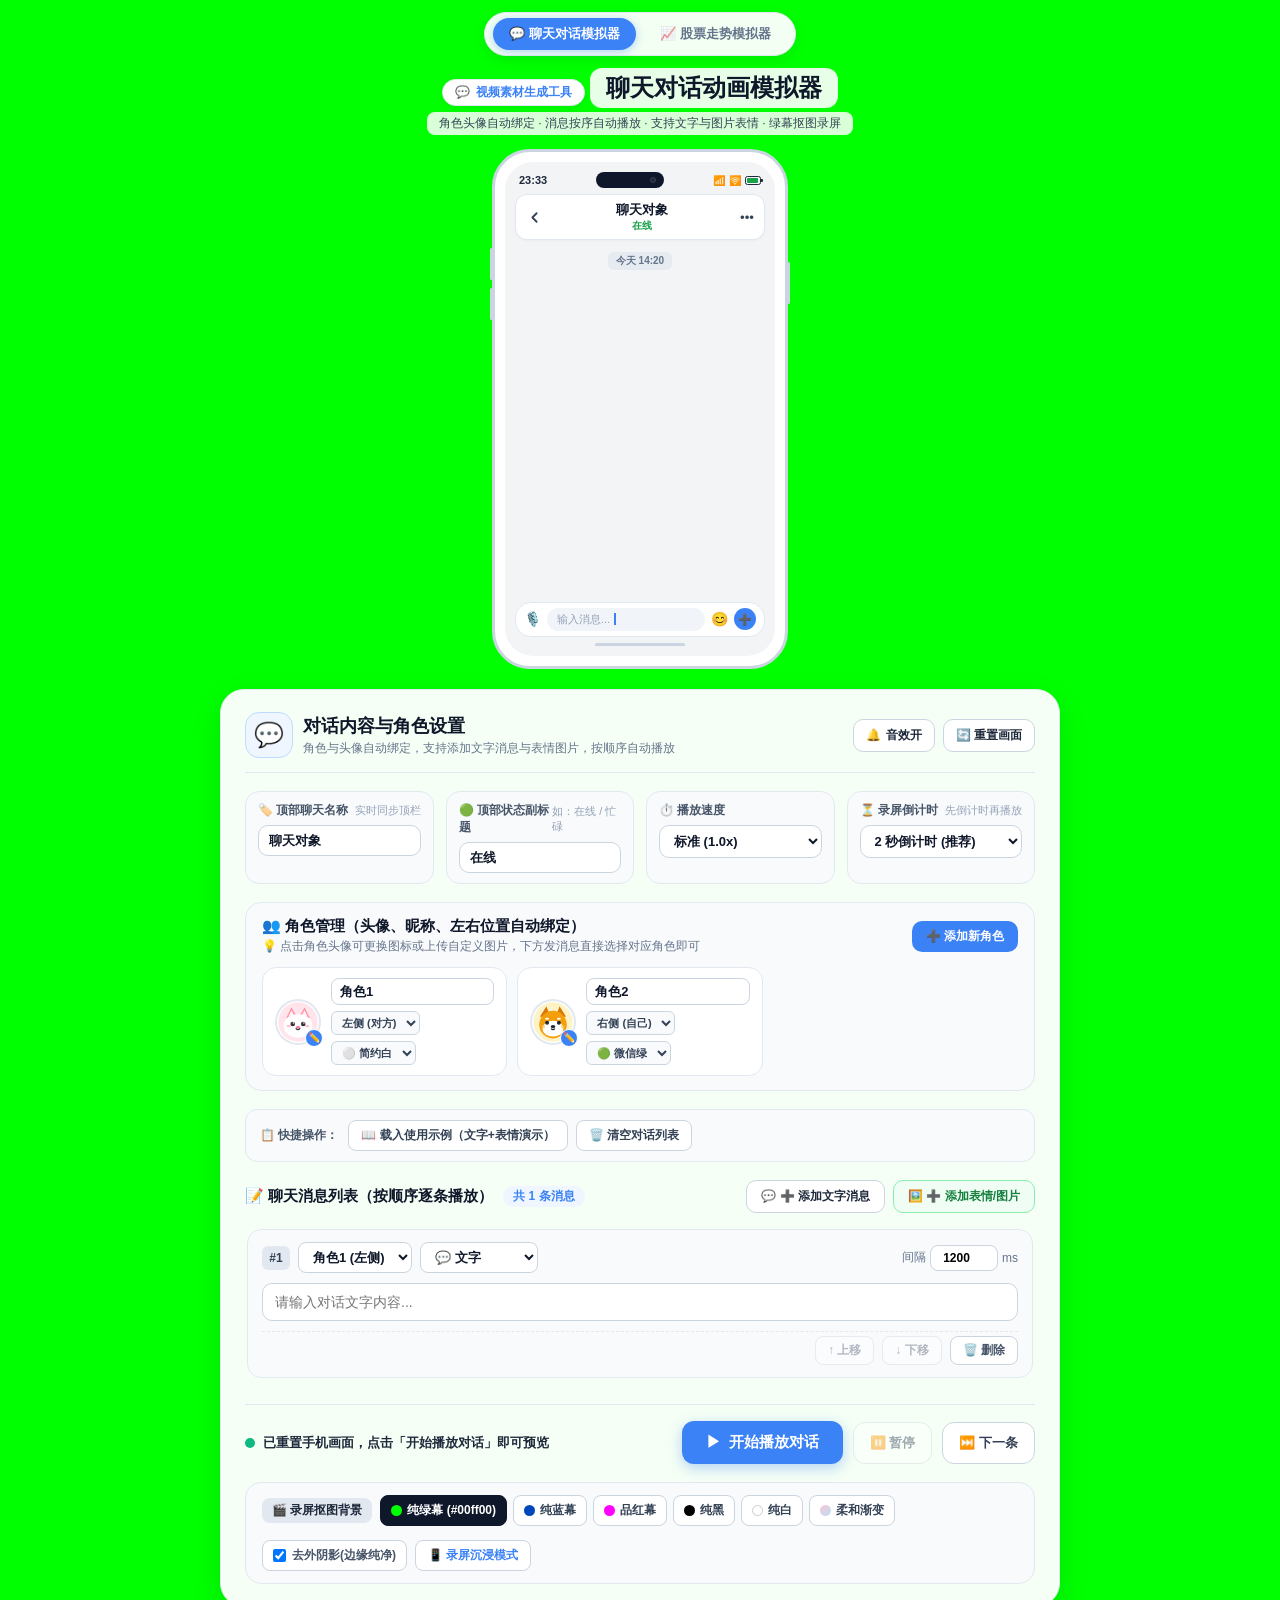
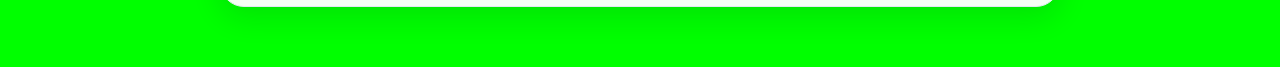
<file: index.html>
<!DOCTYPE html>
<html lang="zh-CN">

<head>
  <meta charset="UTF-8">
  <meta name="viewport" content="width=device-width, initial-scale=1.0">
  <title>聊天对话动画模拟器 - 视频素材工具</title>
  <link rel="preconnect" href="https://fonts.googleapis.com">
  <link rel="preconnect" href="https://fonts.gstatic.com" crossorigin>
  <link
    href="https://fonts.googleapis.com/css2?family=Fredoka:wght@400;500;600;700&family=Quicksand:wght@500;600;700&display=swap"
    rel="stylesheet">
  <link rel="stylesheet" href="chat-style.css">
</head>

<body class="chroma-green chroma-active no-shadow">
  <!-- 背景装饰层（在非绿幕模式下显示） -->
  <div class="bg-decorations" aria-hidden="true">
    <div class="floating-bubble bubble-1"></div>
    <div class="floating-bubble bubble-2"></div>
    <div class="floating-bubble bubble-3"></div>
  </div>

  <div class="main-container">
    <!-- 顶部导航切换标签：聊天对话 为第一页，股票走势 为第二页 -->
    <nav class="top-nav-bar">
      <a href="index.html" class="nav-tab-link active">
        <span>💬 聊天对话模拟器</span>
      </a>
      <a href="stock.html" class="nav-tab-link">
        <span>📈 股票走势模拟器</span>
      </a>
    </nav>

    <!-- 顶部标题与功能简介 -->
    <header class="app-header">
      <div class="header-badge"><span>💬</span> 视频素材生成工具</div>
      <h1 class="app-title">聊天对话动画模拟器</h1>
      <p class="app-subtitle">角色头像自动绑定 · 消息按序自动播放 · 支持文字与图片表情 · 绿幕抠图录屏</p>
    </header>

    <!-- 核心区：标准智能手机外框容器（无耳朵装饰，紧凑尺寸适配手机端完整显示与录屏） -->
    <section class="phone-stage">
      <div class="phone-case">
        <!-- 侧边物理按键 -->
        <div class="phone-btn btn-vol-up"></div>
        <div class="phone-btn btn-vol-down"></div>
        <div class="phone-btn btn-power"></div>

        <!-- 手机屏幕区域 -->
        <div class="phone-screen" id="phoneScreen">
          <!-- 录屏前倒计时遮罩 -->
          <div class="countdown-overlay" id="countdownOverlay" style="display: none;">
            <div class="countdown-modal-box">
              <div class="countdown-badge-icon">🎬</div>
              <div class="countdown-tip-text">录屏准备中</div>
              <div class="countdown-big-num" id="countdownNum">2</div>
              <div class="countdown-sub-text">画面已自动对齐 · 即将开始播放</div>
            </div>
          </div>

          <!-- 屏幕顶端状态栏 -->
          <div class="status-bar">
            <span class="status-time" id="statusClock">14:20</span>
            <div class="dynamic-island">
              <span class="island-camera"></span>
              <span class="island-sensor"></span>
            </div>
            <div class="status-icons">
              <span class="status-icon" title="信号">📶</span>
              <span class="status-icon" title="Wi-Fi">🛜</span>
              <span class="status-battery" title="电量"><span class="battery-level"></span></span>
            </div>
          </div>

          <!-- 手机聊天顶部导航栏 -->
          <div class="chat-header-bar">
            <button class="chat-header-back-btn" type="button" title="返回">
              <svg viewBox="0 0 24 24" class="header-icon-svg">
                <path d="M15 18l-6-6 6-6" stroke="currentColor" stroke-width="2.5" fill="none" stroke-linecap="round"
                  stroke-linejoin="round" />
              </svg>
            </button>
            <div class="chat-header-info">
              <div class="chat-header-title-row">
                <span class="chat-title-text" id="screenChatTitle">聊天对象</span>
              </div>
              <span class="chat-status-text" id="screenChatStatus">在线</span>
            </div>
            <button class="chat-header-more-btn" type="button" title="更多">
              <span>•••</span>
            </button>
          </div>

          <!-- 聊天内容区域（消息气泡向下自动滚动） -->
          <div class="chat-messages-container" id="chatMessagesContainer">
            <!-- 初始时间分割标签 -->
            <div class="chat-time-divider">
              <span class="time-badge">今天 14:20</span>
            </div>
            <!-- 动态生成的聊天消息气泡 -->
            <div class="chat-messages-list" id="chatMessagesList"></div>
            <!-- 正在输入提示动画气泡 (Typing indicator) -->
            <div class="typing-bubble-wrap" id="typingBubbleWrap" style="display: none;">
              <div class="typing-avatar" id="typingAvatar"></div>
              <div class="typing-bubble">
                <span class="typing-dot"></span>
                <span class="typing-dot"></span>
                <span class="typing-dot"></span>
              </div>
            </div>
          </div>

          <!-- 手机底部模拟输入栏 -->
          <div class="chat-bottom-input-bar">
            <button class="input-tool-btn" type="button" title="语音">🎙️</button>
            <div class="fake-input-box">
              <span class="fake-placeholder">输入消息...</span>
              <span class="fake-cursor"></span>
            </div>
            <button class="input-tool-btn" type="button" title="表情">😊</button>
            <button class="input-tool-btn primary" type="button" title="更多">➕</button>
          </div>

          <!-- 手机底部指示条 -->
          <div class="phone-home-indicator"></div>
        </div>
      </div>
    </section>

    <!-- 控件面板 (角色管理、对话编辑、播放与录屏控制) -->
    <section class="dashboard-controls">
      <div class="panel-card">
        <!-- 面板头部与快捷操作 -->
        <div class="panel-header">
          <div class="panel-title-group">
            <span class="panel-icon">💬</span>
            <div>
              <h2 class="panel-title">对话内容与角色设置</h2>
              <p class="panel-desc">角色与头像自动绑定，支持添加文字消息与表情图片，按顺序自动播放</p>
            </div>
          </div>
          <div class="panel-quick-actions">
            <button class="panel-icon-btn" id="toggleAudioBtn" type="button" title="开启/关闭消息提示音">
              <span id="audioIcon">🔔</span> <span id="audioText">音效开</span>
            </button>
            <button class="panel-icon-btn" id="resetChatBtn" type="button" title="清空手机屏幕预览，回到待播放状态">
              🔄 重置画面
            </button>
          </div>
        </div>

        <!-- 聊天标题、状态与播放设置栏 -->
        <div class="chat-config-row">
          <div class="config-card">
            <label class="field-label" for="chatTitleInput">
              <span>🏷️ 顶部聊天名称</span>
              <span class="label-hint">实时同步顶栏</span>
            </label>
            <input type="text" id="chatTitleInput" class="cute-input" value="聊天对象" maxlength="24">
          </div>

          <div class="config-card">
            <label class="field-label" for="chatStatusInput">
              <span>🟢 顶部状态副标题</span>
              <span class="label-hint">如：在线 / 忙碌</span>
            </label>
            <input type="text" id="chatStatusInput" class="cute-input" value="在线" maxlength="20">
          </div>

          <div class="config-card">
            <label class="field-label" for="chatSpeedSelect">
              <span>⏱️ 播放速度</span>
            </label>
            <select id="chatSpeedSelect" class="cute-select">
              <option value="1800">慢速 (0.6x)</option>
              <option value="1200" selected>标准 (1.0x)</option>
              <option value="800">快速 (1.5x)</option>
              <option value="500">倍速 (2.2x)</option>
            </select>
          </div>

          <div class="config-card">
            <label class="field-label" for="countdownDurationSelect">
              <span>⏳ 录屏倒计时</span>
              <span class="label-hint">先倒计时再播放</span>
            </label>
            <select id="countdownDurationSelect" class="cute-select">
              <option value="2" selected>2 秒倒计时 (推荐)</option>
              <option value="3">3 秒倒计时</option>
              <option value="5">5 秒倒计时</option>
              <option value="0">无倒计时立即播放</option>
            </select>
          </div>
        </div>

        <!-- 角色管理区 -->
        <div class="character-manager-wrap">
          <div class="character-manager-header">
            <div class="character-header-left">
              <h3 class="character-title">👥 角色管理（头像、昵称、左右位置自动绑定）</h3>
              <span class="character-tip">💡 点击角色头像可更换图标或上传自定义图片，下方发消息直接选择对应角色即可</span>
            </div>
            <button class="cute-add-btn" id="btnAddCharacter" type="button">
              <span>➕ 添加新角色</span>
            </button>
          </div>

          <!-- 角色卡片列表 -->
          <div class="characters-grid" id="charactersGrid"></div>
        </div>

        <!-- 示例剧本快捷载入与清空 -->
        <div class="presets-row">
          <span class="presets-title">📋 快捷操作：</span>
          <div class="preset-btns">
            <button class="preset-chip" data-preset="demo" type="button">📖 载入使用示例（文字+表情演示）</button>
            <button class="preset-chip" id="btnClearMessages" type="button">🗑️ 清空对话列表</button>
          </div>
        </div>

        <!-- 聊天记录消息编辑列表（竖向卡片排布，方便手机与电脑端直接输入） -->
        <div class="messages-editor-wrap">
          <div class="messages-header">
            <div class="messages-header-left">
              <h3 class="messages-title">📝 聊天消息列表（按顺序逐条播放）</h3>
              <span class="messages-count" id="messagesCountTag">共 1 条消息</span>
            </div>
            <div class="message-add-buttons">
              <button class="cute-btn-secondary" id="btnAddTextMsgBtn" type="button">
                <span>💬 ➕ 添加文字消息</span>
              </button>
              <button class="cute-btn-secondary sticker-accent" id="btnAddStickerMsgBtn" type="button">
                <span>🖼️ ➕ 添加表情/图片</span>
              </button>
            </div>
          </div>

          <div class="messages-list-container" id="messagesListContainer">
            <div class="messages-cards-list" id="messagesTableBody">
              <!-- 动态渲染竖向排列的消息卡片 -->
            </div>
          </div>
        </div>

        <!-- 底部大播放控制器 -->
        <div class="play-action-bar">
          <div class="play-status-indicator">
            <span class="status-pulse" id="statusPulseDot"></span>
            <span class="status-tip-text" id="playStatusText">已就绪，填写消息内容后点击「开始播放」即可录制</span>
          </div>

          <div class="play-buttons-group">
            <button class="big-play-btn" id="btnPlayChat" type="button">
              <span class="btn-play-icon" id="playBtnIcon">▶</span>
              <span class="btn-play-text" id="playBtnText">开始播放对话</span>
            </button>
            <button class="pause-step-btn" id="btnPauseChat" type="button" disabled>
              ⏸️ 暂停
            </button>
            <button class="pause-step-btn" id="btnStepChat" type="button">
              ⏭️ 下一条
            </button>
          </div>
        </div>

        <!-- 录屏专用工具栏：周边纯色色度抠图背景与录屏设置 -->
        <div class="recording-toolbar bottom-toolbar">
          <div class="toolbar-left">
            <span class="toolbar-badge">🎬 录屏抠图背景</span>
            <div class="chroma-btn-group" id="chromaOptions">
              <button type="button" class="chroma-btn active" data-color="green" title="纯色绿幕 (#00ff00) - 适合视频剪辑软件色度抠图">
                <span class="chroma-color-circle" style="background:#00ff00;"></span> 纯绿幕 (#00ff00)
              </button>
              <button type="button" class="chroma-btn" data-color="blue" title="纯色蓝幕 (#0047bb)">
                <span class="chroma-color-circle" style="background:#0047bb;"></span> 纯蓝幕
              </button>
              <button type="button" class="chroma-btn" data-color="magenta" title="品红背景 (#ff00ff)">
                <span class="chroma-color-circle" style="background:#ff00ff;"></span> 品红幕
              </button>
              <button type="button" class="chroma-btn" data-color="black" title="纯黑背景 (#000000)">
                <span class="chroma-color-circle" style="background:#000000;"></span> 纯黑
              </button>
              <button type="button" class="chroma-btn" data-color="white" title="纯白背景 (#ffffff)">
                <span class="chroma-color-circle" style="background:#ffffff; border:1px solid #ccc;"></span> 纯白
              </button>
              <button type="button" class="chroma-btn" data-color="cute" title="柔和渐变背景">
                <span class="chroma-color-circle" style="background:linear-gradient(135deg, #ffc2d1, #b5e2fa);"></span> 柔和渐变
              </button>
            </div>
          </div>
          <div class="toolbar-right">
            <label class="clean-edge-toggle" title="去除外框阴影，色度抠图时边缘清晰无杂色">
              <input type="checkbox" id="noShadowToggle" checked>
              <span>去外阴影(边缘纯净)</span>
            </label>
            <button type="button" class="focus-mode-btn" id="focusModeBtn" title="隐藏周边所有控制面板，仅保留手机画面居中">
              📱 录屏沉浸模式
            </button>
          </div>
        </div>
      </div>
    </section>
  </div>

  <!-- 沉浸模式下用于恢复控件的悬浮按钮 -->
  <button class="exit-focus-btn" id="exitFocusBtn" type="button" title="点击重新显示控制面板 (也可按 Esc 退出)">
    <span>⚙️ 恢复控制面板</span>
  </button>

  <!-- 隐藏的文件选择器：用于为当前选定角色上传自定义头像 -->
  <input type="file" id="characterAvatarFileInput" accept="image/*" style="display: none;">

  <!-- 隐藏的文件选择器：用于上传自定义表情包或图片 -->
  <input type="file" id="customStickerFileInput" accept="image/*" style="display: none;">

  <!-- 角色头像选择模态弹窗 -->
  <div class="modal-overlay" id="avatarModal" style="display: none;">
    <div class="modal-card">
      <div class="modal-header">
        <h3 class="modal-title">选择角色头像</h3>
        <button class="modal-close-btn" id="closeAvatarModalBtn">✕</button>
      </div>
      <p class="modal-subtitle">选择后，该角色发送的所有消息将自动使用此头像</p>

      <div class="preset-avatar-grid" id="presetAvatarGrid"></div>

      <div class="modal-footer">
        <button class="upload-custom-btn" id="btnTriggerUploadAvatar">
          📁 从本地上传自定义头像图片
        </button>
      </div>
    </div>
  </div>

  <!-- 表情/图片选择模态弹窗 -->
  <div class="modal-overlay" id="stickerModal" style="display: none;">
    <div class="modal-card sticker-modal-card">
      <div class="modal-header">
        <h3 class="modal-title">选择表情或图片</h3>
        <button class="modal-close-btn" id="closeStickerModalBtn">✕</button>
      </div>
      <p class="modal-subtitle">点击选择预设图标，或上传本地自定义表情包/图片</p>

      <div class="stickers-grid" id="stickersGrid"></div>

      <div class="modal-footer">
        <button class="upload-custom-btn" id="btnTriggerUploadSticker">
          🖼️ 从本地上传自定义表情或图片
        </button>
      </div>
    </div>
  </div>

  <script src="chat-app.js"></script>
</body>

</html>
</file>
<file: chat-style.css>
/* ==========================================================================
   聊天对话动画模拟器 - 样式表 (chat-style.css)
   ========================================================================== */

:root {
  --bg-gradient: linear-gradient(135deg, #f8fafc 0%, #f1f5f9 45%, #eef2ff 100%);
  --phone-case-color: #ffffff;
  --phone-case-border: #cbd5e1;
  --phone-screen-bg: #f5f7fa;
  --phone-shadow: 0 22px 50px -12px rgba(15, 23, 42, 0.25), 0 10px 20px -8px rgba(15, 23, 42, 0.12);

  --primary-accent: #3b82f6;
  --primary-accent-dark: #2563eb;
  --primary-accent-light: #dbeafe;

  --bubble-white: #ffffff;
  --bubble-white-text: #1e293b;
  --bubble-green: #95ec69;
  --bubble-green-text: #0f172a;
  --bubble-blue: linear-gradient(135deg, #e0f2fe 0%, #bae6fd 100%);
  --bubble-blue-text: #0c4a6e;
  --bubble-pink: linear-gradient(135deg, #ffe4e6 0%, #fecdd3 100%);
  --bubble-pink-text: #881337;
  --bubble-yellow: linear-gradient(135deg, #fef9c3 0%, #fef08a 100%);
  --bubble-yellow-text: #713f12;
  --bubble-purple: linear-gradient(135deg, #f3e8ff 0%, #e9d5ff 100%);
  --bubble-purple-text: #581c87;

  --text-main: #1e293b;
  --text-muted: #64748b;
  --text-hint: #94a3b8;

  --bounce-spring: cubic-bezier(0.34, 1.56, 0.64, 1);
}

*, *::before, *::after {
  box-sizing: border-box;
  margin: 0;
  padding: 0;
}

body {
  min-height: 100vh;
  background: var(--bg-gradient);
  font-family: -apple-system, BlinkMacSystemFont, "Segoe UI", "PingFang SC", "Hiragino Sans GB", "Microsoft YaHei", sans-serif;
  color: var(--text-main);
  overflow-x: hidden;
  position: relative;
  display: flex;
  flex-direction: column;
  align-items: center;
  padding-bottom: 48px;
  transition: background 0.3s ease;
}

/* 纯色色度抠图背景模式 (Chroma Key Modes) */
body.chroma-green { background: #00ff00 !important; }
body.chroma-blue { background: #0047bb !important; }
body.chroma-magenta { background: #ff00ff !important; }
body.chroma-black { background: #000000 !important; }
body.chroma-white { background: #ffffff !important; }

body.chroma-active .bg-decorations { display: none !important; }
body.no-shadow .phone-case { box-shadow: none !important; }

/* 沉浸全屏录制模式：隐藏周围所有控件，仅保留居中的手机 */
body.focus-mode {
  min-height: 100dvh;
  justify-content: center;
  padding-bottom: 0;
}

body.focus-mode .top-nav-bar,
body.focus-mode .app-header,
body.focus-mode .dashboard-controls {
  display: none !important;
}

body.focus-mode .main-container {
  padding: 8px;
  justify-content: center;
}

body.focus-mode .phone-stage {
  margin-bottom: 0;
}

/* 恢复控制面板的安全悬浮按钮 */
.exit-focus-btn {
  display: none;
  position: fixed;
  top: 10px;
  right: 10px;
  z-index: 99999;
  background: rgba(255, 255, 255, 0.96);
  border: 1.5px solid #334155;
  color: #1e293b;
  padding: 7px 14px;
  border-radius: 999px;
  font-size: 12px;
  font-weight: 700;
  cursor: pointer;
  box-shadow: 0 4px 16px rgba(0, 0, 0, 0.2);
  font-family: inherit;
  transition: all 0.2s ease;
}

.exit-focus-btn:hover {
  background: #1e293b;
  color: #ffffff;
}

body.focus-mode .exit-focus-btn {
  display: flex;
  align-items: center;
  gap: 6px;
}

/* 背景光晕装饰 */
.bg-decorations {
  position: fixed;
  inset: 0;
  pointer-events: none;
  z-index: 0;
  overflow: hidden;
}

.floating-bubble {
  position: absolute;
  border-radius: 50%;
  filter: blur(50px);
  opacity: 0.45;
}
.bubble-1 { width: 340px; height: 340px; background: #bfdbfe; top: -80px; left: -80px; }
.bubble-2 { width: 300px; height: 300px; background: #ddd6fe; bottom: 8%; right: -60px; }
.bubble-3 { width: 240px; height: 240px; background: #fbcfe8; top: 40%; left: 60%; }

/* 主容器 */
.main-container {
  position: relative;
  z-index: 1;
  width: 100%;
  max-width: 880px;
  padding: 12px 14px;
  display: flex;
  flex-direction: column;
  align-items: center;
}

/* 顶部导航切换标签 */
.top-nav-bar {
  display: inline-flex;
  gap: 8px;
  background: rgba(255, 255, 255, 0.95);
  padding: 5px 8px;
  border-radius: 999px;
  box-shadow: 0 4px 14px rgba(15, 23, 42, 0.08);
  border: 1px solid #e2e8f0;
  margin-bottom: 12px;
}

.nav-tab-link {
  display: flex;
  align-items: center;
  gap: 6px;
  padding: 7px 16px;
  border-radius: 999px;
  font-size: 13px;
  font-weight: 700;
  text-decoration: none;
  color: var(--text-muted);
  transition: all 0.2s ease;
}

.nav-tab-link:hover {
  color: var(--primary-accent);
}

.nav-tab-link.active {
  background: var(--primary-accent);
  color: #ffffff;
  box-shadow: 0 2px 8px rgba(59, 130, 246, 0.35);
}

/* 顶部标题区 */
.app-header {
  text-align: center;
  margin-bottom: 14px;
}

.header-badge {
  display: inline-flex;
  align-items: center;
  gap: 6px;
  background: #ffffff;
  padding: 4px 12px;
  border-radius: 999px;
  font-size: 12px;
  font-weight: 700;
  color: var(--primary-accent);
  box-shadow: 0 2px 8px rgba(15, 23, 42, 0.06);
  border: 1px solid #e2e8f0;
  margin-bottom: 6px;
}

.app-title {
  font-size: 24px;
  font-weight: 700;
  color: #0f172a;
  background: rgba(255, 255, 255, 0.9);
  padding: 4px 16px;
  border-radius: 12px;
  display: inline-block;
  margin-bottom: 4px;
}

.app-subtitle {
  font-size: 12px;
  color: #334155;
  background: rgba(255, 255, 255, 0.85);
  padding: 3px 12px;
  border-radius: 8px;
  font-weight: 500;
}

/* ==========================================================================
   核心手机模型 (紧凑尺寸，确保手机端不切屏也能完整显示并录屏)
   ========================================================================== */
.phone-stage {
  display: flex;
  justify-content: center;
  margin-bottom: 20px;
  width: 100%;
}

.phone-case {
  position: relative;
  width: 296px;
  height: 520px;
  background: var(--phone-case-color);
  border-radius: 38px;
  padding: 10px;
  box-shadow: var(--phone-shadow),
              inset 0 2px 4px rgba(255, 255, 255, 0.9),
              inset 0 -2px 5px rgba(148, 163, 184, 0.25);
  border: 3px solid var(--phone-case-border);
  flex-shrink: 0;
}

/* 手机端进一步缩小，保证在小屏手机浏览器中也能四周留有绿幕余量完整录屏 */
@media (max-width: 480px) {
  .phone-case {
    width: 268px;
    height: 468px;
    border-radius: 34px;
    padding: 8px;
  }
}

.phone-btn {
  position: absolute;
  background: #cbd5e1;
  border-radius: 2px;
}
.btn-vol-up { left: -5px; top: 96px; width: 3px; height: 32px; }
.btn-vol-down { left: -5px; top: 136px; width: 3px; height: 32px; }
.btn-power { right: -5px; top: 110px; width: 3px; height: 42px; }

.phone-screen {
  position: relative;
  width: 100%;
  height: 100%;
  background: #f3f4f6;
  border-radius: 28px;
  overflow: hidden;
  display: flex;
  flex-direction: column;
  padding: 8px 10px 10px 10px;
}

@media (max-width: 480px) {
  .phone-screen {
    border-radius: 26px;
    padding: 6px 8px 8px 8px;
  }
}

/* 状态栏 & 顶部听筒区域 */
.status-bar {
  display: flex;
  align-items: center;
  justify-content: space-between;
  height: 20px;
  padding: 0 4px;
  font-size: 11px;
  font-weight: 700;
  color: #1e293b;
  z-index: 5;
  flex-shrink: 0;
}

.dynamic-island {
  width: 68px;
  height: 16px;
  background: #0f172a;
  border-radius: 16px;
  display: flex;
  align-items: center;
  justify-content: flex-end;
  padding-right: 8px;
}

.island-camera {
  width: 6px;
  height: 6px;
  background: #1e293b;
  border-radius: 50%;
  border: 1px solid #334155;
}

.status-icons {
  display: flex;
  align-items: center;
  gap: 4px;
  font-size: 10px;
}

.status-battery {
  display: inline-block;
  width: 16px;
  height: 9px;
  border: 1.5px solid #1e293b;
  border-radius: 2.5px;
  padding: 1px;
  position: relative;
}
.status-battery::after {
  content: '';
  position: absolute;
  right: -3px;
  top: 2px;
  width: 1.5px;
  height: 3px;
  background: #1e293b;
  border-radius: 0 1px 1px 0;
}
.battery-level {
  display: block;
  width: 90%;
  height: 100%;
  background: #16a34a;
  border-radius: 1px;
}

/* 手机内页顶部聊天导航栏 */
.chat-header-bar {
  display: flex;
  align-items: center;
  justify-content: space-between;
  padding: 6px 8px;
  background: #ffffff;
  border-radius: 12px;
  border: 1px solid #e2e8f0;
  margin-top: 4px;
  margin-bottom: 6px;
  box-shadow: 0 1px 3px rgba(0, 0, 0, 0.04);
  z-index: 5;
  flex-shrink: 0;
}

.chat-header-back-btn, .chat-header-more-btn {
  background: none;
  border: none;
  color: #334155;
  cursor: pointer;
  display: flex;
  align-items: center;
  justify-content: center;
  padding: 2px;
  border-radius: 6px;
}

.header-icon-svg {
  width: 17px;
  height: 17px;
}

.chat-header-info {
  display: flex;
  flex-direction: column;
  align-items: center;
  text-align: center;
}

.chat-header-title-row {
  display: flex;
  align-items: center;
  gap: 4px;
}

.chat-title-text {
  font-size: 13px;
  font-weight: 700;
  color: #0f172a;
  max-width: 150px;
  white-space: nowrap;
  overflow: hidden;
  text-overflow: ellipsis;
}

.chat-status-text {
  font-size: 10px;
  font-weight: 600;
  color: #16a34a;
}

/* ==========================================================================
   聊天消息内容区域与动画 (Chat Messages)
   ========================================================================== */
.chat-messages-container {
  flex: 1;
  overflow-y: auto;
  padding: 4px 2px;
  display: flex;
  flex-direction: column;
  gap: 8px;
  scroll-behavior: smooth;
}

.chat-messages-container::-webkit-scrollbar {
  width: 3px;
}
.chat-messages-container::-webkit-scrollbar-thumb {
  background: rgba(148, 163, 184, 0.4);
  border-radius: 3px;
}

.chat-time-divider {
  display: flex;
  justify-content: center;
  margin: 2px 0 4px 0;
}

.time-badge {
  font-size: 10px;
  font-weight: 600;
  color: #64748b;
  background: rgba(226, 232, 240, 0.7);
  padding: 2px 8px;
  border-radius: 6px;
}

.chat-messages-list {
  display: flex;
  flex-direction: column;
  gap: 9px;
}

/* 消息行基础结构 */
.chat-msg-row {
  position: relative;
  display: flex;
  align-items: flex-start;
  gap: 7px;
  animation: messagePopIn 0.55s var(--bounce-spring) forwards;
  transform-origin: bottom center;
}

@keyframes messagePopIn {
  0% {
    transform: scale(0.3) translateY(28px);
    opacity: 0;
  }
  65% {
    transform: scale(1.08) translateY(-4px);
    opacity: 1;
  }
  85% {
    transform: scale(0.96) translateY(2px);
  }
  100% {
    transform: scale(1) translateY(0);
    opacity: 1;
  }
}

.chat-msg-row.left {
  flex-direction: row;
}

.chat-msg-row.right {
  flex-direction: row-reverse;
}

/* 头像外框 */
.msg-avatar-wrap {
  width: 32px;
  height: 32px;
  border-radius: 50%;
  flex-shrink: 0;
  position: relative;
  box-shadow: 0 2px 5px rgba(0, 0, 0, 0.08);
  border: 1.5px solid #ffffff;
  background: #ffffff;
  overflow: hidden;
  display: flex;
  align-items: center;
  justify-content: center;
  animation: avatarJump 0.5s var(--bounce-spring);
}

@keyframes avatarJump {
  0%, 100% { transform: translateY(0); }
  40% { transform: translateY(-7px) scale(1.1); }
}

.msg-avatar-img {
  width: 100%;
  height: 100%;
  object-fit: cover;
  border-radius: 50%;
}

.msg-avatar-wrap svg {
  width: 100%;
  height: 100%;
}

/* 气泡与名称组合 */
.msg-content-col {
  display: flex;
  flex-direction: column;
  max-width: 75%;
}

.chat-msg-row.left .msg-content-col {
  align-items: flex-start;
}

.chat-msg-row.right .msg-content-col {
  align-items: flex-end;
}

.msg-sender-name {
  font-size: 10px;
  font-weight: 600;
  color: #64748b;
  margin-bottom: 2px;
  padding: 0 2px;
}

/* 气泡本体 */
.msg-bubble {
  position: relative;
  padding: 7px 11px;
  border-radius: 14px;
  font-size: 12px;
  font-weight: 500;
  line-height: 1.45;
  word-break: break-word;
  box-shadow: 0 1px 3px rgba(0, 0, 0, 0.06);
  border: 1px solid rgba(0, 0, 0, 0.04);
}

.chat-msg-row.left .msg-bubble {
  border-top-left-radius: 4px;
}

.chat-msg-row.right .msg-bubble {
  border-top-right-radius: 4px;
}

/* 各色气泡风格 */
.bubble-theme-white { background: var(--bubble-white); color: var(--bubble-white-text); }
.bubble-theme-green { background: var(--bubble-green); color: var(--bubble-green-text); }
.bubble-theme-blue { background: var(--bubble-blue); color: var(--bubble-blue-text); }
.bubble-theme-pink { background: var(--bubble-pink); color: var(--bubble-pink-text); }
.bubble-theme-yellow { background: var(--bubble-yellow); color: var(--bubble-yellow-text); }
.bubble-theme-purple { background: var(--bubble-purple); color: var(--bubble-purple-text); }

/* 表情/图片气泡样式 */
.msg-bubble.is-sticker {
  background: transparent !important;
  box-shadow: none !important;
  border: none !important;
  padding: 2px !important;
}

.msg-sticker-img {
  width: 72px;
  height: 72px;
  object-fit: contain;
  display: block;
  border-radius: 8px;
  animation: stickerBounce 0.7s var(--bounce-spring);
}

@keyframes stickerBounce {
  0% { transform: scale(0.2) rotate(-15deg); }
  60% { transform: scale(1.18) rotate(6deg); }
  100% { transform: scale(1) rotate(0deg); }
}

.msg-sticker-svg-wrap {
  width: 72px;
  height: 72px;
  display: flex;
  align-items: center;
  justify-content: center;
  animation: stickerBounce 0.7s var(--bounce-spring);
}

/* 气泡弹出星星粒子特效 */
.bubble-star-particle {
  position: absolute;
  pointer-events: none;
  z-index: 20;
  font-weight: 700;
  line-height: 1;
  animation: starBurstPop 0.75s cubic-bezier(0.22, 1, 0.36, 1) forwards;
}

@keyframes starBurstPop {
  0% {
    transform: translate(0, 0) scale(0.3) rotate(0deg);
    opacity: 1;
  }
  55% {
    opacity: 1;
  }
  100% {
    transform: translate(var(--sx, 18px), var(--sy, -18px)) scale(1.15) rotate(45deg);
    opacity: 0;
  }
}

.msg-sticker-svg-wrap svg {
  width: 100%;
  height: 100%;
}

/* 对方正在输入中气泡 */
.typing-bubble-wrap {
  display: flex;
  align-items: center;
  gap: 6px;
  margin-top: 2px;
}

.typing-avatar {
  width: 26px;
  height: 26px;
  border-radius: 50%;
  background: #ffffff;
  border: 1px solid #e2e8f0;
  overflow: hidden;
  display: flex;
  align-items: center;
  justify-content: center;
}

.typing-bubble {
  background: #ffffff;
  padding: 6px 11px;
  border-radius: 12px;
  border-top-left-radius: 4px;
  box-shadow: 0 1px 3px rgba(0, 0, 0, 0.06);
  display: flex;
  align-items: center;
  gap: 4px;
}

.typing-dot {
  width: 5px;
  height: 5px;
  border-radius: 50%;
  background: #64748b;
  animation: typingDotWave 1.4s infinite ease-in-out both;
}

.typing-dot:nth-child(1) { animation-delay: -0.32s; }
.typing-dot:nth-child(2) { animation-delay: -0.16s; }

@keyframes typingDotWave {
  0%, 80%, 100% { transform: scale(0.6); opacity: 0.4; }
  40% { transform: scale(1.15); opacity: 1; }
}

/* 手机底部模拟输入栏 */
.chat-bottom-input-bar {
  display: flex;
  align-items: center;
  gap: 6px;
  padding: 5px 8px;
  background: #ffffff;
  border-radius: 16px;
  border: 1px solid #e2e8f0;
  margin-top: 4px;
  flex-shrink: 0;
}

.input-tool-btn {
  background: none;
  border: none;
  font-size: 14px;
  cursor: pointer;
  display: flex;
  align-items: center;
  justify-content: center;
}

.input-tool-btn.primary {
  width: 22px;
  height: 22px;
  background: var(--primary-accent);
  color: #fff;
  border-radius: 50%;
  font-size: 11px;
}

.fake-input-box {
  flex: 1;
  background: #f1f5f9;
  padding: 4px 10px;
  border-radius: 12px;
  display: flex;
  align-items: center;
  gap: 4px;
}

.fake-placeholder {
  font-size: 11px;
  color: #94a3b8;
}

.fake-cursor {
  width: 1.5px;
  height: 12px;
  background: var(--primary-accent);
  animation: cursorBlink 1s infinite;
}

@keyframes cursorBlink {
  0%, 100% { opacity: 0; }
  50% { opacity: 1; }
}

.phone-home-indicator {
  width: 90px;
  height: 3.5px;
  background: #cbd5e1;
  border-radius: 999px;
  margin: 6px auto 0 auto;
  flex-shrink: 0;
}

/* 录屏前倒计时遮罩样式 */
.countdown-overlay {
  position: absolute;
  inset: 0;
  background: rgba(15, 23, 42, 0.72);
  backdrop-filter: blur(4px);
  z-index: 50;
  display: flex;
  align-items: center;
  justify-content: center;
  border-radius: 28px;
}

.countdown-modal-box {
  background: #ffffff;
  padding: 18px 22px;
  border-radius: 20px;
  box-shadow: 0 12px 30px rgba(0, 0, 0, 0.25);
  display: flex;
  flex-direction: column;
  align-items: center;
  text-align: center;
}

.countdown-badge-icon { font-size: 26px; margin-bottom: 2px; }
.countdown-tip-text { font-size: 12px; font-weight: 700; color: var(--text-muted); }

.countdown-big-num {
  font-size: 44px;
  font-weight: 700;
  color: var(--primary-accent);
  line-height: 1.1;
  margin: 4px 0;
}

.countdown-sub-text { font-size: 11px; font-weight: 600; color: #64748b; }

/* ==========================================================================
   控件面板 (Dashboard Controls)
   ========================================================================== */
.dashboard-controls {
  width: 100%;
  max-width: 840px;
}

.panel-card {
  background: rgba(255, 255, 255, 0.96);
  backdrop-filter: blur(12px);
  border-radius: 24px;
  padding: 22px 24px;
  box-shadow: 0 10px 30px rgba(15, 23, 42, 0.12);
  border: 1px solid #e2e8f0;
}

@media (max-width: 600px) {
  .panel-card {
    padding: 16px 14px;
    border-radius: 18px;
  }
}

.panel-header {
  display: flex;
  align-items: center;
  justify-content: space-between;
  flex-wrap: wrap;
  gap: 12px;
  margin-bottom: 18px;
  padding-bottom: 14px;
  border-bottom: 1px solid #e2e8f0;
}

.panel-title-group {
  display: flex;
  align-items: center;
  gap: 10px;
}

.panel-icon {
  font-size: 24px;
  background: #eff6ff;
  padding: 8px;
  border-radius: 14px;
  border: 1px solid #bfdbfe;
}

.panel-title { font-size: 18px; font-weight: 700; color: #0f172a; }
.panel-desc { font-size: 12px; color: var(--text-muted); margin-top: 2px; }

.panel-quick-actions { display: flex; align-items: center; gap: 8px; }

.panel-icon-btn {
  background: #ffffff;
  border: 1px solid #cbd5e1;
  padding: 7px 12px;
  border-radius: 10px;
  font-size: 12px;
  font-weight: 600;
  color: var(--text-main);
  cursor: pointer;
  display: flex;
  align-items: center;
  gap: 5px;
  transition: all 0.15s ease;
  font-family: inherit;
}

.panel-icon-btn:hover {
  border-color: var(--primary-accent);
  color: var(--primary-accent);
  background: #f8fafc;
}

/* 聊天设置卡片行 */
.chat-config-row {
  display: grid;
  grid-template-columns: repeat(4, 1fr);
  gap: 12px;
  margin-bottom: 18px;
}

@media (max-width: 768px) {
  .chat-config-row { grid-template-columns: 1fr 1fr; }
}

@media (max-width: 480px) {
  .chat-config-row { grid-template-columns: 1fr; gap: 10px; }
}

.config-card {
  background: #f8fafc;
  border-radius: 14px;
  padding: 10px 12px;
  border: 1px solid #e2e8f0;
}

.field-label {
  display: flex;
  justify-content: space-between;
  align-items: center;
  font-size: 12px;
  font-weight: 600;
  color: #475569;
  margin-bottom: 6px;
}

.label-hint { font-size: 11px; color: #94a3b8; font-weight: 400; }

.cute-input, .cute-select {
  width: 100%;
  padding: 7px 10px;
  border-radius: 10px;
  border: 1px solid #cbd5e1;
  background: #ffffff;
  font-family: inherit;
  font-size: 13px;
  font-weight: 600;
  color: #0f172a;
  outline: none;
  transition: border-color 0.2s;
}

.cute-input:focus, .cute-select:focus {
  border-color: var(--primary-accent);
  box-shadow: 0 0 0 2px rgba(59, 130, 246, 0.15);
}

/* ==========================================================================
   角色管理区 (Character Manager)
   ========================================================================== */
.character-manager-wrap {
  background: #f8fafc;
  border-radius: 16px;
  border: 1px solid #e2e8f0;
  padding: 14px 16px;
  margin-bottom: 18px;
}

.character-manager-header {
  display: flex;
  justify-content: space-between;
  align-items: center;
  margin-bottom: 12px;
  flex-wrap: wrap;
  gap: 8px;
}

.character-header-left {
  display: flex;
  flex-direction: column;
}

.character-title {
  font-size: 15px;
  font-weight: 700;
  color: #0f172a;
}

.character-tip {
  font-size: 12px;
  color: #64748b;
  margin-top: 2px;
}

.cute-add-btn {
  background: var(--primary-accent);
  color: #ffffff;
  border: none;
  padding: 7px 14px;
  border-radius: 10px;
  font-size: 12px;
  font-weight: 600;
  cursor: pointer;
  transition: background 0.2s;
  font-family: inherit;
}

.cute-add-btn:hover {
  background: var(--primary-accent-dark);
}

.characters-grid {
  display: grid;
  grid-template-columns: repeat(auto-fill, minmax(230px, 1fr));
  gap: 10px;
}

.character-card {
  background: #ffffff;
  border-radius: 14px;
  padding: 10px 12px;
  border: 1px solid #e2e8f0;
  display: flex;
  align-items: center;
  gap: 10px;
}

.char-avatar-slot {
  position: relative;
  width: 46px;
  height: 46px;
  border-radius: 50%;
  flex-shrink: 0;
  cursor: pointer;
  padding: 2px;
  background: #e2e8f0;
}

.char-avatar-slot .slot-img, .char-avatar-slot svg {
  width: 100%;
  height: 100%;
  border-radius: 50%;
  object-fit: cover;
  background: #fff;
}

.char-avatar-slot .slot-badge {
  position: absolute;
  right: -2px;
  bottom: -2px;
  width: 18px;
  height: 18px;
  background: var(--primary-accent);
  border-radius: 50%;
  color: #fff;
  font-size: 10px;
  display: flex;
  align-items: center;
  justify-content: center;
  border: 1.5px solid #ffffff;
}

.char-meta-col {
  flex: 1;
  display: flex;
  flex-direction: column;
  gap: 6px;
  min-width: 0;
}

.char-name-input {
  width: 100%;
  padding: 5px 8px;
  border-radius: 8px;
  border: 1px solid #cbd5e1;
  font-family: inherit;
  font-size: 13px;
  font-weight: 600;
  color: #0f172a;
  outline: none;
}

.char-name-input:focus {
  border-color: var(--primary-accent);
}

.char-options-row {
  display: flex;
  align-items: center;
  gap: 6px;
  flex-wrap: wrap;
}

.char-side-select, .char-color-select {
  padding: 4px 6px;
  border-radius: 6px;
  border: 1px solid #cbd5e1;
  font-size: 11px;
  font-weight: 600;
  font-family: inherit;
  color: #334155;
  background: #f8fafc;
  outline: none;
  cursor: pointer;
}

.char-del-btn {
  background: none;
  border: none;
  cursor: pointer;
  font-size: 13px;
  padding: 3px;
  border-radius: 6px;
  color: #ef4444;
}

/* 快捷操作区 */
.presets-row {
  display: flex;
  flex-wrap: wrap;
  align-items: center;
  gap: 10px;
  margin-bottom: 18px;
  padding: 10px 14px;
  background: #f8fafc;
  border-radius: 12px;
  border: 1px solid #e2e8f0;
}

.presets-title { font-size: 12px; font-weight: 700; color: #475569; }
.preset-btns { display: flex; flex-wrap: wrap; gap: 8px; }

.preset-chip {
  background: #ffffff;
  border: 1px solid #cbd5e1;
  padding: 6px 12px;
  border-radius: 8px;
  font-size: 12px;
  font-weight: 600;
  color: #334155;
  cursor: pointer;
  transition: all 0.15s ease;
  font-family: inherit;
}

.preset-chip:hover {
  border-color: var(--primary-accent);
  color: var(--primary-accent);
  background: #eff6ff;
}

/* ==========================================================================
   消息编辑列表区（竖向排布卡片，适配手机端与电脑端操作，无需横向滚动）
   ========================================================================== */
.messages-editor-wrap {
  margin-bottom: 22px;
}

.messages-header {
  display: flex;
  justify-content: space-between;
  align-items: center;
  margin-bottom: 12px;
  flex-wrap: wrap;
  gap: 10px;
}

.messages-header-left {
  display: flex;
  align-items: center;
  gap: 10px;
}

.messages-title { font-size: 15px; font-weight: 700; color: #0f172a; }

.messages-count {
  font-size: 12px;
  font-weight: 600;
  color: var(--primary-accent);
  background: #eff6ff;
  padding: 2px 10px;
  border-radius: 999px;
}

.message-add-buttons {
  display: flex;
  align-items: center;
  gap: 8px;
  flex-wrap: wrap;
}

.cute-btn-secondary {
  background: #ffffff;
  border: 1px solid #cbd5e1;
  padding: 7px 14px;
  border-radius: 10px;
  font-size: 12px;
  font-weight: 600;
  color: #1e293b;
  cursor: pointer;
  transition: all 0.15s ease;
  font-family: inherit;
}

.cute-btn-secondary:hover {
  border-color: var(--primary-accent);
  color: var(--primary-accent);
  background: #eff6ff;
}

.cute-btn-secondary.sticker-accent {
  background: #f0fdf4;
  border-color: #86efac;
  color: #15803d;
}

.cute-btn-secondary.sticker-accent:hover {
  background: #dcfce7;
  border-color: #22c55e;
}

.messages-list-container {
  max-height: 460px;
  overflow-y: auto;
  padding: 4px 2px;
}

.messages-list-container::-webkit-scrollbar { width: 6px; }
.messages-list-container::-webkit-scrollbar-track { background: #f1f5f9; border-radius: 6px; }
.messages-list-container::-webkit-scrollbar-thumb { background: #cbd5e1; border-radius: 6px; }

.messages-cards-list {
  display: flex;
  flex-direction: column;
  gap: 12px;
}

/* 单条消息竖向卡片 */
.msg-editor-card {
  background: #f8fafc;
  border: 1.5px solid #e2e8f0;
  border-radius: 14px;
  padding: 12px 14px;
  display: flex;
  flex-direction: column;
  gap: 10px;
  transition: border-color 0.2s, background 0.2s;
}

.msg-editor-card:hover {
  border-color: #cbd5e1;
}

.msg-editor-card.active-playback-row {
  background: #eff6ff !important;
  border-color: var(--primary-accent) !important;
  box-shadow: 0 0 0 2px rgba(59, 130, 246, 0.15);
}

/* 第一行：序号 + 角色选择 + 类型切换 + 间隔时长 */
.msg-card-top-row {
  display: flex;
  align-items: center;
  justify-content: space-between;
  flex-wrap: wrap;
  gap: 8px;
}

.msg-card-meta-left {
  display: flex;
  align-items: center;
  gap: 8px;
  flex-wrap: wrap;
}

.msg-index-badge {
  display: inline-flex;
  align-items: center;
  justify-content: center;
  min-width: 28px;
  height: 24px;
  padding: 0 6px;
  background: #e2e8f0;
  border-radius: 6px;
  font-size: 12px;
  font-weight: 700;
  color: #334155;
}

.table-char-select, .table-type-select {
  padding: 6px 10px;
  border-radius: 8px;
  border: 1px solid #cbd5e1;
  font-family: inherit;
  font-size: 13px;
  font-weight: 600;
  color: #0f172a;
  outline: none;
  background: #ffffff;
  cursor: pointer;
}

.table-char-select:focus, .table-type-select:focus {
  border-color: var(--primary-accent);
}

.msg-card-delay-wrap {
  display: flex;
  align-items: center;
  gap: 4px;
  font-size: 12px;
  color: #64748b;
}

.delay-label, .delay-unit {
  font-size: 12px;
  color: #64748b;
}

.table-delay-input {
  width: 68px;
  padding: 5px 6px;
  border-radius: 8px;
  border: 1px solid #cbd5e1;
  background: #ffffff;
  font-family: inherit;
  font-size: 12px;
  font-weight: 600;
  text-align: center;
  outline: none;
}

/* 第二行（单独一行）：消息内容输入或图片选择 */
.msg-card-content-row {
  width: 100%;
}

.table-text-input {
  width: 100%;
  padding: 10px 12px;
  border-radius: 10px;
  border: 1px solid #cbd5e1;
  background: #ffffff;
  font-family: inherit;
  font-size: 14px;
  color: #0f172a;
  outline: none;
  transition: border-color 0.2s, box-shadow 0.2s;
}

.table-text-input:focus {
  border-color: var(--primary-accent);
  box-shadow: 0 0 0 3px rgba(59, 130, 246, 0.12);
}

.table-sticker-btn {
  width: 100%;
  background: #ffffff;
  border: 1.5px dashed #94a3b8;
  padding: 8px 14px;
  border-radius: 10px;
  cursor: pointer;
  display: flex;
  align-items: center;
  justify-content: space-between;
  gap: 10px;
  font-family: inherit;
  font-size: 13px;
  font-weight: 600;
  color: #334155;
  transition: all 0.15s ease;
}

.table-sticker-btn:hover {
  border-color: var(--primary-accent);
  background: #eff6ff;
}

.sticker-btn-left {
  display: flex;
  align-items: center;
  gap: 10px;
}

.sticker-btn-left svg,
.table-sticker-thumb {
  width: 36px;
  height: 36px;
  object-fit: contain;
  flex-shrink: 0;
}

.sticker-change-link {
  font-size: 12px;
  color: var(--primary-accent);
  font-weight: 600;
}

/* 第三行：上下移动和删除按钮 */
.msg-card-actions-row {
  display: flex;
  align-items: center;
  justify-content: flex-end;
  gap: 8px;
  padding-top: 4px;
  border-top: 1px dashed #e2e8f0;
}

.row-action-btn {
  background: #ffffff;
  border: 1px solid #cbd5e1;
  cursor: pointer;
  font-size: 12px;
  font-weight: 600;
  color: #475569;
  padding: 5px 12px;
  border-radius: 8px;
  font-family: inherit;
  transition: all 0.15s ease;
}

.row-action-btn:hover:not(:disabled) {
  border-color: var(--primary-accent);
  color: var(--primary-accent);
  background: #eff6ff;
}

.row-action-btn:disabled {
  opacity: 0.4;
  cursor: not-allowed;
}

.row-action-btn.delete-msg-btn:hover {
  border-color: #ef4444;
  color: #ef4444;
  background: #fef2f2;
}

/* ==========================================================================
   底部大播放控制器 & 录屏工具栏
   ========================================================================== */
.play-action-bar {
  display: flex;
  align-items: center;
  justify-content: space-between;
  gap: 16px;
  padding-top: 16px;
  border-top: 1px solid #e2e8f0;
}

@media (max-width: 680px) {
  .play-action-bar { flex-direction: column; align-items: stretch; }
  .play-buttons-group { justify-content: center; flex-wrap: wrap; }
}

.play-status-indicator { display: flex; align-items: center; gap: 8px; }

.status-pulse {
  width: 10px;
  height: 10px;
  border-radius: 50%;
  background: #10b981;
  flex-shrink: 0;
}

.status-pulse.playing {
  background: var(--primary-accent);
}

.status-tip-text { font-size: 13px; font-weight: 600; color: var(--text-main); }

.play-buttons-group { display: flex; align-items: center; gap: 10px; }

.big-play-btn {
  display: flex;
  align-items: center;
  justify-content: center;
  gap: 8px;
  background: var(--primary-accent);
  color: #ffffff;
  border: none;
  padding: 12px 24px;
  border-radius: 12px;
  font-size: 15px;
  font-weight: 700;
  cursor: pointer;
  box-shadow: 0 4px 14px rgba(59, 130, 246, 0.35);
  transition: all 0.2s ease;
  font-family: inherit;
}

.big-play-btn:hover {
  background: var(--primary-accent-dark);
}

.pause-step-btn {
  background: #ffffff;
  border: 1px solid #cbd5e1;
  padding: 11px 16px;
  border-radius: 12px;
  font-size: 13px;
  font-weight: 600;
  color: #334155;
  cursor: pointer;
  transition: all 0.15s ease;
  font-family: inherit;
}

.pause-step-btn:hover:not(:disabled) {
  border-color: var(--primary-accent);
  color: var(--primary-accent);
}

.pause-step-btn:disabled { opacity: 0.45; cursor: not-allowed; }

/* 录屏专属工具栏 */
.recording-toolbar {
  width: 100%;
  background: #f8fafc;
  border-radius: 16px;
  padding: 12px 16px;
  margin-top: 18px;
  display: flex;
  align-items: center;
  justify-content: space-between;
  gap: 14px;
  border: 1px solid #e2e8f0;
  flex-wrap: wrap;
}

.toolbar-left, .toolbar-right {
  display: flex;
  align-items: center;
  gap: 8px;
  flex-wrap: wrap;
}

.toolbar-badge {
  font-size: 12px;
  font-weight: 700;
  color: #1e293b;
  background: #e2e8f0;
  padding: 4px 10px;
  border-radius: 8px;
  white-space: nowrap;
}

.chroma-btn-group {
  display: flex;
  align-items: center;
  gap: 6px;
  flex-wrap: wrap;
}

.chroma-btn {
  display: inline-flex;
  align-items: center;
  gap: 5px;
  background: #ffffff;
  border: 1px solid #cbd5e1;
  padding: 6px 10px;
  border-radius: 8px;
  font-size: 12px;
  font-weight: 600;
  color: #334155;
  cursor: pointer;
  font-family: inherit;
}

.chroma-btn.active {
  background: #0f172a;
  color: #ffffff;
  border-color: #0f172a;
}

.chroma-color-circle {
  width: 11px;
  height: 11px;
  border-radius: 50%;
  display: inline-block;
}

.clean-edge-toggle {
  display: inline-flex;
  align-items: center;
  gap: 6px;
  font-size: 12px;
  font-weight: 600;
  color: #475569;
  cursor: pointer;
  background: #ffffff;
  padding: 6px 10px;
  border-radius: 8px;
  border: 1px solid #cbd5e1;
}

.focus-mode-btn {
  background: #ffffff;
  border: 1px solid #cbd5e1;
  padding: 6px 12px;
  border-radius: 8px;
  font-size: 12px;
  font-weight: 600;
  color: var(--primary-accent);
  cursor: pointer;
  font-family: inherit;
}

.focus-mode-btn:hover {
  background: var(--primary-accent);
  color: #ffffff;
  border-color: var(--primary-accent);
}

/* ==========================================================================
   模态弹窗 (Modal)
   ========================================================================== */
.modal-overlay {
  position: fixed;
  inset: 0;
  background: rgba(15, 23, 42, 0.5);
  backdrop-filter: blur(4px);
  display: flex;
  align-items: center;
  justify-content: center;
  z-index: 1000;
}

.modal-card {
  width: 92%;
  max-width: 460px;
  background: #ffffff;
  border-radius: 20px;
  padding: 22px 20px;
  box-shadow: 0 20px 50px rgba(0, 0, 0, 0.25);
  border: 1px solid #e2e8f0;
}

.sticker-modal-card {
  max-width: 500px;
}

.modal-header {
  display: flex;
  justify-content: space-between;
  align-items: center;
  margin-bottom: 6px;
}

.modal-title { font-size: 17px; font-weight: 700; color: #0f172a; }

.modal-close-btn {
  background: #f1f5f9;
  border: none;
  width: 30px;
  height: 30px;
  border-radius: 50%;
  font-size: 14px;
  font-weight: 700;
  color: #475569;
  cursor: pointer;
}

.modal-subtitle { font-size: 12px; color: var(--text-muted); margin-bottom: 16px; }

.preset-avatar-grid {
  display: grid;
  grid-template-columns: repeat(4, 1fr);
  gap: 10px;
  margin-bottom: 18px;
}

.preset-avatar-item {
  width: 100%;
  aspect-ratio: 1;
  border-radius: 14px;
  border: 1.5px solid #e2e8f0;
  background: #f8fafc;
  display: flex;
  flex-direction: column;
  align-items: center;
  justify-content: center;
  cursor: pointer;
  padding: 6px;
}

.preset-avatar-item:hover {
  border-color: var(--primary-accent);
  background: #eff6ff;
}

.preset-avatar-svg { width: 42px; height: 42px; }
.preset-avatar-name { font-size: 11px; font-weight: 600; color: #334155; margin-top: 4px; }

.upload-custom-btn {
  width: 100%;
  background: #f8fafc;
  border: 1.5px dashed #94a3b8;
  color: #1e293b;
  padding: 11px;
  border-radius: 12px;
  font-size: 13px;
  font-weight: 600;
  cursor: pointer;
  font-family: inherit;
}

.upload-custom-btn:hover {
  background: #eff6ff;
  border-color: var(--primary-accent);
  color: var(--primary-accent);
}

.stickers-grid {
  display: grid;
  grid-template-columns: repeat(4, 1fr);
  gap: 10px;
  max-height: 260px;
  overflow-y: auto;
  margin-bottom: 16px;
  padding: 4px;
}

.sticker-item {
  width: 100%;
  aspect-ratio: 1;
  background: #f8fafc;
  border: 1.5px solid #e2e8f0;
  border-radius: 14px;
  display: flex;
  flex-direction: column;
  align-items: center;
  justify-content: center;
  cursor: pointer;
  padding: 6px;
}

.sticker-item:hover {
  border-color: var(--primary-accent);
  background: #eff6ff;
}

.sticker-svg-preview {
  width: 48px;
  height: 48px;
}

.sticker-name {
  font-size: 11px;
  font-weight: 600;
  color: #334155;
  margin-top: 4px;
}
</file>
